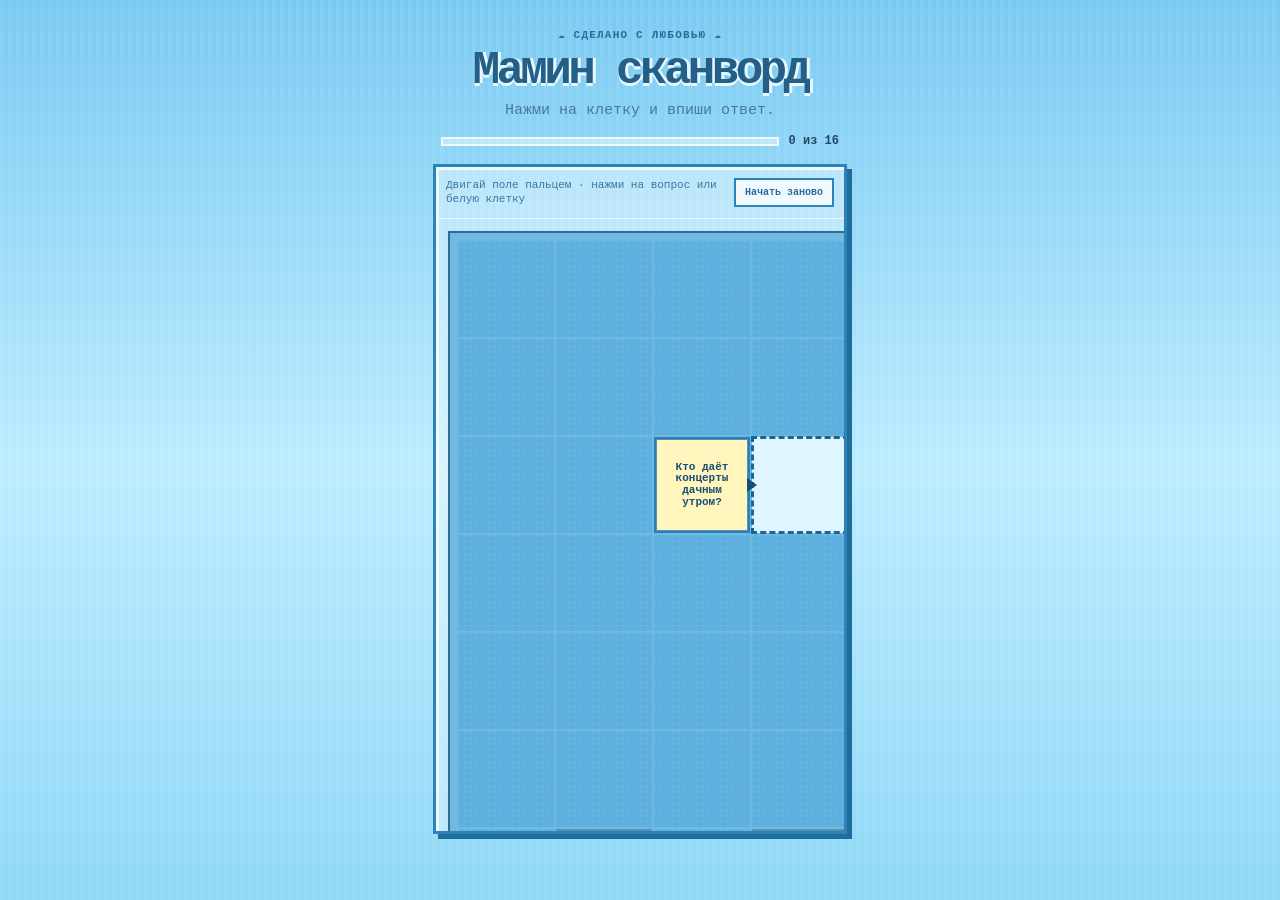
<file: index.html>
<!doctype html><html lang="ru"><head><meta charset="UTF-8"/><meta name="viewport" content="width=device-width,initial-scale=1,viewport-fit=cover"/><meta name="theme-color" content="#79c9f2"/><link rel="icon" href="data:,"/><title>Мамин сканворд</title><link rel="stylesheet" href="styles.css"/><link rel="stylesheet" href="reference.css"/></head><body><main class="app"><header class="hero"><p class="eyebrow">☁ Сделано с любовью ☁</p><h1>Мамин сканворд</h1><p class="intro">Нажми на клетку и впиши ответ.</p><div class="progress-wrap"><div class="progress-track"><span id="progressBar"></span></div><span id="progressText">0 из 16</span></div></header><section class="game-card"><div class="board-toolbar"><p>Двигай поле пальцем · нажми на вопрос или белую клетку</p><button id="resetButton" class="icon-button">Начать заново</button></div><div id="boardViewport" class="board-viewport"><div id="board" class="board"></div></div></section><input id="nativeInput" class="native-input" type="text" inputmode="text" enterkeyhint="next" autocomplete="off" autocorrect="off" autocapitalize="characters" spellcheck="false"/></main><div id="winModal" class="modal" hidden><div class="modal-card"><div class="celebration">✦ ♥ ✦</div><p class="eyebrow">Все слова найдены</p><h2>Мама, ты разгадала нашу вселенную!</h2><p>Пусть впереди будет ещё много дачных рассветов, попутного ветра и счастливых историй.</p><button id="closeModal">Посмотреть сканворд</button></div></div><script src="app.js"></script></body></html>
</file>
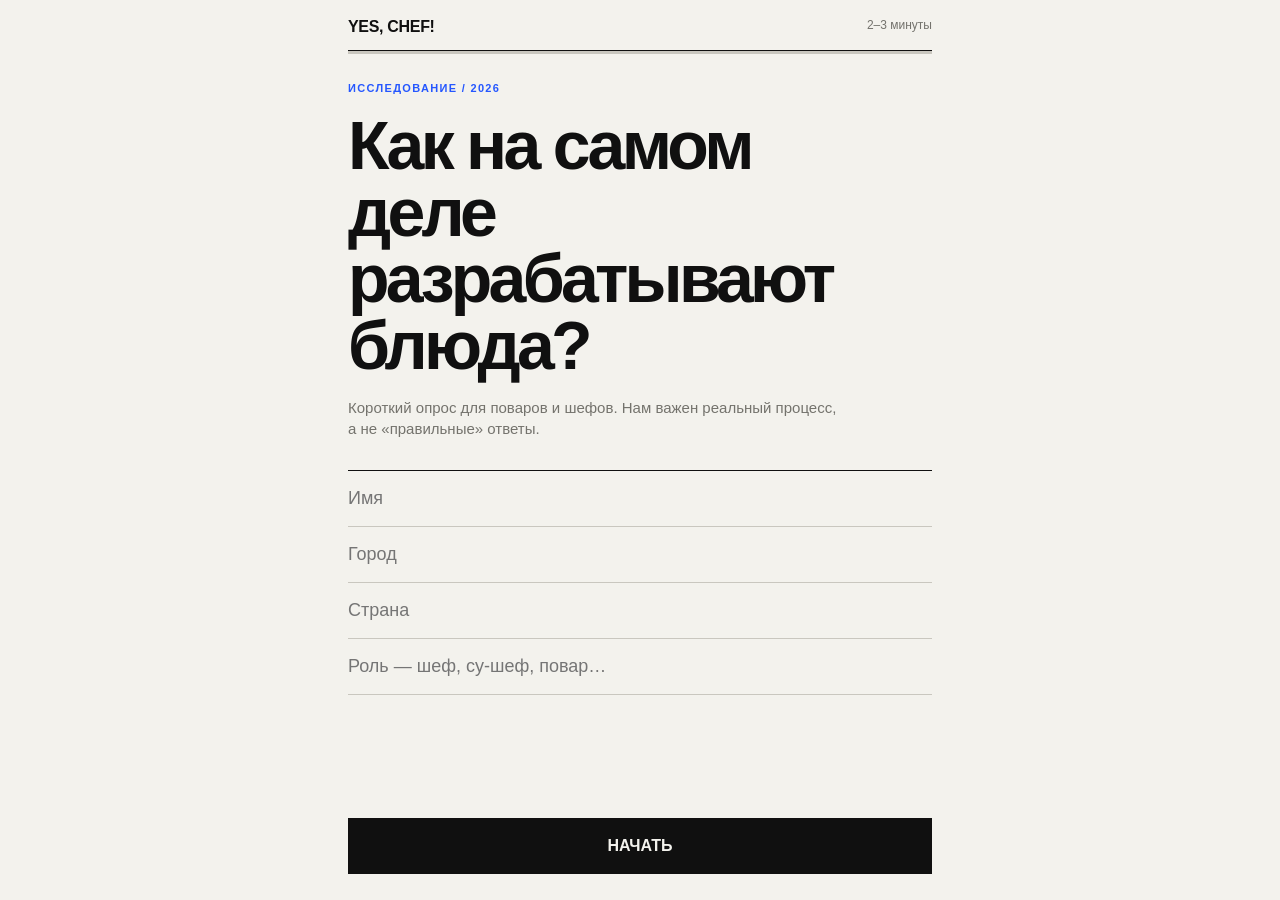
<file: yes-chef-live/index.html>
<!doctype html>
<html lang="ru">
<head>
<meta charset="utf-8">
<meta name="viewport" content="width=device-width,initial-scale=1,viewport-fit=cover">
<meta name="theme-color" content="#F3F2ED">
<title>Yes, Chef! — исследование поваров</title>
<style>
:root{--bg:#F3F2ED;--ink:#101010;--muted:#74736D;--line:#C9C7BF;--blue:#2557FF;--blueSoft:#DDE5FF;--white:#fff;--danger:#B83A2E}*{box-sizing:border-box}html,body{margin:0;min-height:100%;background:var(--bg);color:var(--ink)}body{font-family:Arial,Helvetica,sans-serif;-webkit-font-smoothing:antialiased}.app{width:min(100%,620px);min-height:100svh;margin:0 auto;padding:18px 18px calc(24px + env(safe-area-inset-bottom));display:flex;flex-direction:column}.top{display:grid;grid-template-columns:1fr auto;gap:16px;padding-bottom:14px;border-bottom:1px solid var(--ink)}.brand{font-size:16px;font-weight:800;letter-spacing:-.02em}.counter{font-size:12px;color:var(--muted)}.progress{height:3px;background:var(--line);overflow:hidden}.progress>div{height:100%;width:0;background:var(--blue);transition:width .2s ease}.screen{display:none;min-height:calc(100svh - 80px);padding-top:28px;flex-direction:column}.screen.active{display:flex}.kicker{font-size:11px;font-weight:800;letter-spacing:.12em;text-transform:uppercase;color:var(--blue);margin-bottom:18px}h1,h2{margin:0;max-width:540px;font-weight:800;letter-spacing:-.055em;line-height:.98}h1{font-size:clamp(42px,12vw,68px)}h2{font-size:clamp(34px,9.5vw,54px)}.lead{margin:18px 0 0;max-width:500px;font-size:15px;line-height:1.45;color:var(--muted)}.fields{display:grid;margin-top:30px;border-top:1px solid var(--ink)}input[type=text],textarea{width:100%;border:0;border-bottom:1px solid var(--line);border-radius:0;background:transparent;color:var(--ink);padding:17px 0;font:inherit;font-size:18px;outline:none}input[type=text]:focus,textarea:focus{border-bottom-color:var(--blue)}.hint{font-size:12px;color:var(--muted);margin:14px 0 0}.options{display:grid;gap:8px;margin-top:26px}.option{position:relative;display:grid;grid-template-columns:18px 1fr;gap:12px;align-items:center;min-height:58px;border:1px solid var(--ink);padding:13px 14px;cursor:pointer;transition:.12s}.option input{position:absolute;opacity:0;pointer-events:none}.mark{width:18px;height:18px;border:1px solid var(--ink);border-radius:50%;display:grid;place-items:center}.option.multi .mark{border-radius:2px}.option.selected{background:var(--blue);border-color:var(--blue);color:var(--white)}.option.selected .mark{border-color:var(--white)}.option.selected .mark:after{content:"";width:8px;height:8px;background:var(--white);border-radius:50%}.option.multi.selected .mark:after{border-radius:1px}.txt{font-size:17px;line-height:1.15;letter-spacing:-.02em}.otherWrap{display:none;margin-top:10px}.otherWrap.show{display:block}.error{min-height:18px;margin-top:12px;color:var(--danger);font-size:12px}.nav{display:flex;gap:8px;margin-top:auto;padding-top:30px}.btn{border:1px solid var(--ink);min-height:56px;padding:0 18px;background:transparent;color:var(--ink);font:inherit;font-weight:800;cursor:pointer;text-transform:uppercase}.btn.back{width:58px}.btn.next{flex:1;background:var(--ink);color:var(--bg)}.btn.next:active{background:var(--blue);border-color:var(--blue)}.btn:disabled{opacity:.45}.note{margin-top:24px;padding-top:14px;border-top:1px solid var(--line);font-size:12px;line-height:1.4;color:var(--muted)}textarea{min-height:120px;resize:vertical;margin-top:28px;border-top:1px solid var(--ink);padding-top:16px}.success{justify-content:center}.successMark{font-size:84px;line-height:.8;color:var(--blue);margin-bottom:24px}@media(min-width:700px){.option:hover{background:var(--blueSoft);color:var(--ink)}.option.selected:hover{background:var(--blue);color:var(--white)}}
</style>
</head>
<body>
<div class="app">
<div class="top"><div class="brand">YES, CHEF!</div><div class="counter" id="counter">2–3 минуты</div></div>
<div class="progress"><div id="bar"></div></div>
<form id="survey" novalidate>
<section class="screen active" data-key="profile">
<div class="kicker">Исследование / 2026</div><h1>Как на самом деле разрабатывают блюда?</h1><p class="lead">Короткий опрос для поваров и шефов. Нам важен реальный процесс, а не «правильные» ответы.</p>
<div class="fields"><input type="text" name="name" autocomplete="name" placeholder="Имя" required><input type="text" name="city" autocomplete="address-level2" placeholder="Город" required><input type="text" name="country" autocomplete="country-name" placeholder="Страна" required><input type="text" name="role" autocomplete="organization-title" placeholder="Роль — шеф, су-шеф, повар…" required></div>
<div class="error"></div><div class="nav"><button class="btn next" type="button" data-next>Начать</button></div>
</section>
<div id="questions"></div>
<section class="screen" data-key="comment"><div class="kicker">Финиш</div><h2>Что мы не спросили, но это важно?</h2><p class="lead">Необязательно. Одной фразы достаточно.</p><textarea name="comment" placeholder="Например: приложение обязательно должно…"></textarea><div class="error"></div><div class="nav"><button class="btn back" type="button" data-back>←</button><button class="btn next" id="submitBtn" type="button">Отправить</button></div><div class="note">Для географии исследования автоматически фиксируется примерный город/регион по IP. Сам IP-адрес не сохраняется.</div></section>
<section class="screen success" data-key="success"><div class="successMark">↗</div><h2>Спасибо.<br>Ответ принят.</h2><p class="lead">Можно возвращаться к кухне.</p></section>
</form>
</div>
<iframe name="yeschefSink" style="display:none"></iframe>
<script>
const ENDPOINT='https://script.google.com/macros/s/AKfycbziWAOxqe25FzQLAMdS-g3_LoTrvHaXDcjLb7vGA_IsCcXei_2h51SZxW2LZ01LELjpUA/exec';
const Q=[
['q1','single','01 / старт','С чего чаще начинается разработка нового блюда?',['Задача от ресторана / руководителя','Сезонность','Продукт или товарная матрица','Целевая себестоимость / food cost','Идея вкуса / собственная идея'],'Напиши свой вариант'],
['q2','single','02 / поиск','Что ты обычно делаешь первым после получения задачи?',['Ищу рецепты и технологии','Проверяю продукты / товарную матрицу','Считаю себестоимость','Сразу делаю тест','Обсуждаю с командой'],'Напиши свой вариант'],
['q3','multi','03 / контекст','Что приложение должно знать о твоём ресторане заранее?',['Товарная матрица','Оборудование кухни','Поставщики и закупочные цены','Допустимый food cost','Текущее меню','Время / возможности команды'],'Что ещё важно знать?'],
['q4','multi','04 / тест','Что важно фиксировать прямо во время тестовой готовки?',['Количество ингредиентов','Все изменения по ходу','Отдельные полуфабрикаты / компоненты','Комментарии по вкусу / текстуре','Почему было принято решение','Время и технология'],'Что ещё фиксируешь?'],
['q5','single','05 / версии','Как ты обычно различаешь версии одного блюда?',['Номера версий','Даты','По тому, что именно меняли','Фото / заметки','В основном держу в голове'],'Как именно?'],
['q6','multi','06 / дегустация','Что было бы полезно от приложения во время дегустации?',['Различать участников по голосам','Записывать комментарии каждого','Собирать общий итог','Предлагать следующую доработку','Сразу учитывать себестоимость','Мне это не нужно'],'Что ещё?'],
['q7','single','07 / деньги','Когда себестоимость начинает влиять на разработку?',['До выбора рецепта / концепции','Во время выбора вариантов','После первого теста','После успешной дегустации','Этим занимается не повар'],'Как у вас?'],
['q8','multi','08 / после запуска','Откуда после запуска блюда до тебя реально доходит фидбек?',['Гости в ресторане','Официанты','Менеджер / управляющий','Отзывы доставки','Возвраты / недоеденные блюда','Почти никак не доходит'],'Откуда ещё?'],
['q9','multi','09 / доставка','Что особенно важно отслеживать для доставки?',['Температура','Текстура после дороги','Внешний вид','Упаковка / протечки','Комплектность','Время в пути','У нас нет доставки'],'Что ещё?'],
['q10','single','10 / Yes, Chef!','Что бы ты первым попробовал сделать через Yes, Chef!?',['Подобрать рецепты под условия ресторана','Записывать изменения во время готовки','Сравнивать версии блюда','Провести и разобрать дегустацию','Считать себестоимость и варианты замены','Собрать финальную ТТК','Анализировать фидбек гостей и доставки'],'Что именно?']
];
const esc=s=>String(s).replace(/[&<>"']/g,c=>({'&':'&amp;','<':'&lt;','>':'&gt;','"':'&quot;',"'":'&#39;'}[c]));
const qRoot=document.getElementById('questions');
qRoot.innerHTML=Q.map(([name,type,kicker,title,opts,ph])=>`<section class="screen" data-key="${name}" data-type="${type}"><div class="kicker">${esc(kicker)}</div><h2>${esc(title)}</h2>${type==='multi'?'<p class="hint">Можно выбрать несколько.</p>':''}<div class="options">${[...opts,'Другое'].map(v=>`<label class="option ${type==='multi'?'multi':''}"><input type="${type==='multi'?'checkbox':'radio'}" name="${name}" value="${esc(v)}"><span class="mark"></span><span class="txt">${esc(v)}</span></label>`).join('')}</div><div class="otherWrap"><input type="text" name="${name}_other" placeholder="${esc(ph)}"></div><div class="error"></div><div class="nav"><button class="btn back" type="button" data-back>←</button><button class="btn next" type="button" data-next>${name==='q10'?'Последний':'Дальше'}</button></div></section>`).join('');
const form=document.getElementById('survey');
const screens=[...document.querySelectorAll('.screen')];
const bar=document.getElementById('bar'),counter=document.getElementById('counter'),submitBtn=document.getElementById('submitBtn');
let index=0,geo={city:'',region:'',country:'',country_code:'',timezone:Intl.DateTimeFormat().resolvedOptions().timeZone||''};
const commentIndex=screens.findIndex(s=>s.dataset.key==='comment');
(async()=>{try{const r=await fetch('https://ipapi.co/json/');if(!r.ok)return;const d=await r.json();geo={city:d.city||'',region:d.region||'',country:d.country_name||'',country_code:d.country_code||d.country||'',timezone:d.timezone||geo.timezone}}catch(_){}})();
function syncInput(input){const s=input.closest('.screen');if(input.type==='radio')s.querySelectorAll(`input[name="${input.name}"]`).forEach(x=>x.closest('.option').classList.toggle('selected',x.checked));else input.closest('.option').classList.toggle('selected',input.checked);const wrap=s.querySelector('.otherWrap');if(!wrap)return;const other=[...s.querySelectorAll(`input[name="${input.name}"]`)].find(x=>x.value==='Другое');const show=!!other?.checked;wrap.classList.toggle('show',show);if(show)setTimeout(()=>{const f=wrap.querySelector('input');f.focus();f.scrollIntoView({behavior:'smooth',block:'center'})},80)}
form.addEventListener('change',e=>{if(e.target.matches('.option input'))syncInput(e.target)});
form.addEventListener('click',e=>{const next=e.target.closest('[data-next]'),back=e.target.closest('[data-back]');if(next){e.preventDefault();if(validate())go(index+1)}if(back){e.preventDefault();go(index-1)}});
submitBtn.addEventListener('click',submit);
function go(n){if(n<0||n>=screens.length)return;screens[index].classList.remove('active');index=n;screens[index].classList.add('active');document.activeElement?.blur();window.scrollTo({top:0,behavior:'instant'});progress()}
function progress(){if(screens[index].dataset.key==='success'){bar.style.width='100%';counter.textContent='готово';return}bar.style.width=Math.max(0,Math.min(100,index/commentIndex*100))+'%';counter.textContent=index===0?'2–3 минуты':`${index} / ${commentIndex}`}
function validate(){const s=screens[index],err=s.querySelector('.error');if(err)err.textContent='';if(s.dataset.key==='profile'){const miss=[...s.querySelectorAll('[required]')].find(x=>!x.value.trim());if(miss){err.textContent='Заполни четыре поля.';miss.focus();return false}}if(['single','multi'].includes(s.dataset.type)){if(!s.querySelector('input:checked')){err.textContent='Выбери хотя бы один вариант.';return false}const other=s.querySelector('input[value="Другое"]:checked');if(other){const t=s.querySelector('.otherWrap input');if(!t.value.trim()){err.textContent='Напиши свой вариант.';t.focus();return false}}}return true}
function val(name){const checked=[...form.querySelectorAll(`[name="${name}"]:checked`)];if(checked.length)return checked.map(x=>x.value==='Другое'?`Другое: ${form.querySelector(`[name="${name}_other"]`)?.value.trim()||''}`:x.value).join(' · ');return form.querySelector(`[name="${name}"]`)?.value.trim()||''}
function payload(){return{name:val('name'),city:val('city'),country:val('country'),role:val('role'),geo_city:geo.city,geo_region:geo.region,geo_country:geo.country,geo_country_code:geo.country_code,geo_timezone:geo.timezone,q1:val('q1'),q2:val('q2'),q3:val('q3'),q4:val('q4'),q5:val('q5'),q6:val('q6'),q7:val('q7'),q8:val('q8'),q9:val('q9'),q10:val('q10'),comment:val('comment')}}
function submit(){if(submitBtn.disabled)return;submitBtn.disabled=true;submitBtn.textContent='Отправляю…';try{const f=document.createElement('form');f.method='POST';f.action=ENDPOINT;f.target='yeschefSink';f.style.display='none';for(const [k,v] of Object.entries(payload())){const i=document.createElement('input');i.type='hidden';i.name=k;i.value=v==null?'':String(v);f.appendChild(i)}document.body.appendChild(f);f.submit();setTimeout(()=>{f.remove();go(screens.findIndex(s=>s.dataset.key==='success'))},1200)}catch(e){submitBtn.disabled=false;submitBtn.textContent='Отправить';screens[index].querySelector('.error').textContent='Не отправилось. Проверь интернет и попробуй ещё раз.'}}
progress();
</script>
</body>
</html>
</file>
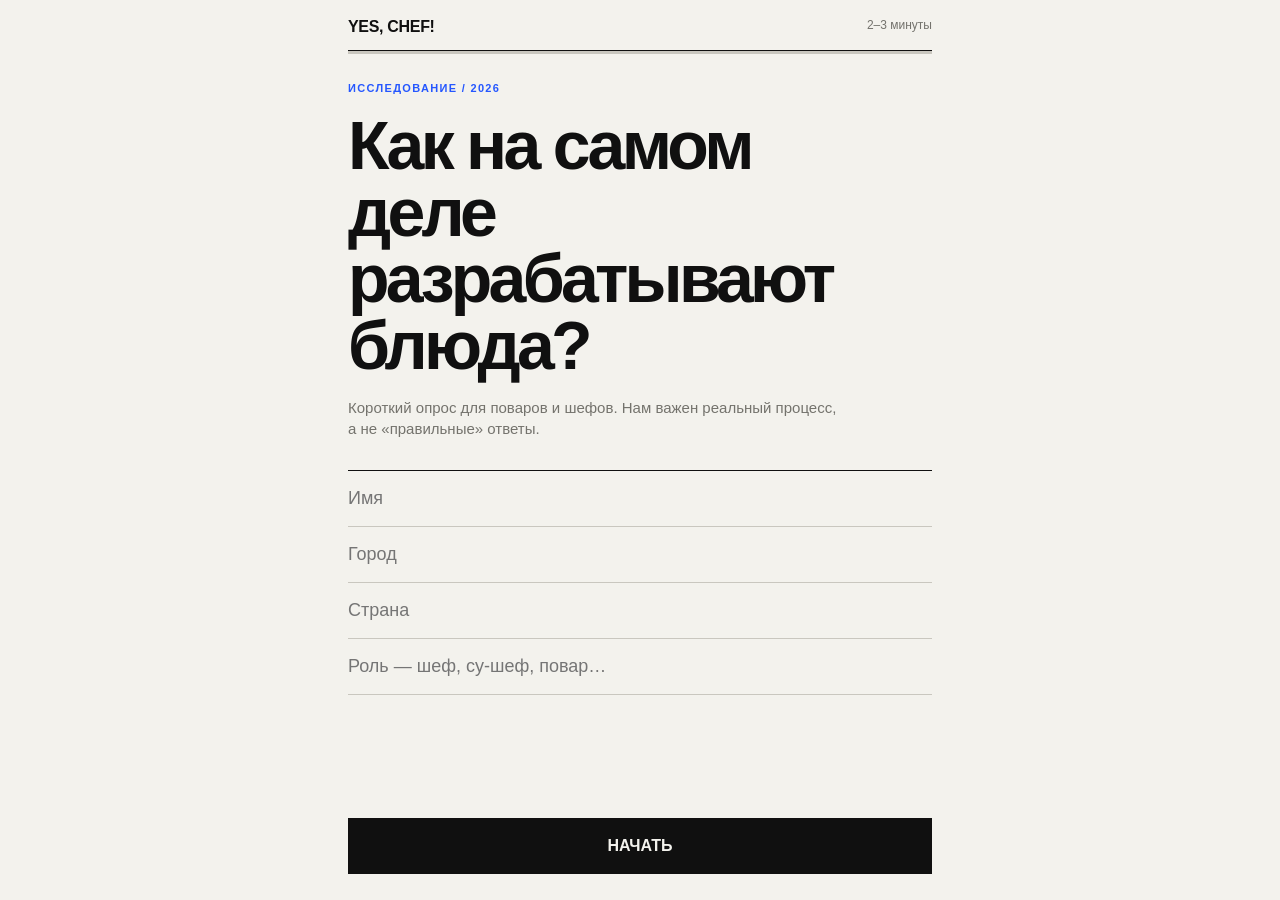
<file: yes-chef/index.html>
<!doctype html><html lang="ru"><head><meta charset="utf-8"><meta name="viewport" content="width=device-width,initial-scale=1"><meta http-equiv="refresh" content="0; url=../yes-chef-live/"><title>Yes, Chef!</title><script>location.replace('../yes-chef-live/');</script></head><body></body></html>
</file>
<file: styles.css>
:root{--sky:#bde7ff;--blue-dark:#286d9d;--ink:#1f4966;--cell:96px;font-family:"Courier New",ui-monospace,monospace;color:var(--ink);background:var(--sky)}*{box-sizing:border-box}html{overflow-x:hidden}body{position:relative;min-width:320px;min-height:100vh;margin:0;overflow-x:hidden;background:linear-gradient(90deg,rgb(255 255 255/7%) 50%,transparent 50%) 0 0/8px 8px,linear-gradient(180deg,#79c9f2 0%,#bcecff 52%,#8ed7f7 100%);background-attachment:fixed}body:before,body:after{position:fixed;z-index:-1;width:18px;height:18px;background:rgb(255 255 255/78%);content:"";image-rendering:pixelated}body:before{top:72px;left:8vw;box-shadow:18px 0 rgb(255 255 255/78%),36px 0 rgb(255 255 255/78%),54px 0 rgb(255 255 255/78%),18px -18px rgb(255 255 255/78%),36px -18px rgb(255 255 255/78%),270px 92px rgb(255 255 255/60%),288px 92px rgb(255 255 255/60%),306px 92px rgb(255 255 255/60%),324px 92px rgb(255 255 255/60%),288px 74px rgb(255 255 255/60%),306px 74px rgb(255 255 255/60%)}body:after{right:18vw;bottom:12vh;box-shadow:18px 0 rgb(255 255 255/62%),36px 0 rgb(255 255 255/62%),18px -18px rgb(255 255 255/62%)}button{font:inherit;-webkit-tap-highlight-color:transparent}.app{width:min(100%,430px);margin:0 auto;padding:max(18px,env(safe-area-inset-top)) 8px calc(28px + env(safe-area-inset-bottom))}.hero{padding:10px 8px 16px;text-align:center}.eyebrow{margin:0 0 7px;color:var(--blue-dark);font-size:11px;font-weight:800;letter-spacing:.11em;text-transform:uppercase}h1{margin:0 0 8px;color:#245f88;font-size:clamp(34px,10vw,46px);font-weight:900;line-height:1;letter-spacing:-.08em;text-shadow:3px 0 #e7f9ff,0 3px #e7f9ff}.intro{margin:0 0 15px;color:#467a9c;font-size:15px}.progress-wrap{display:grid;grid-template-columns:1fr auto;align-items:center;gap:10px;font-size:12px;font-weight:800}.progress-track{height:9px;overflow:hidden;border:2px solid rgb(255 255 255/72%);background:rgb(255 255 255/45%)}.progress-track span{display:block;width:0;height:100%;background:linear-gradient(90deg,#5dafdc,#70c9ee);transition:width .22s ease}.game-card{overflow:hidden;border:3px solid #2d83b7;background:rgb(255 255 255/36%);box-shadow:5px 5px 0 #1f6d9c,inset 3px 3px 0 rgb(255 255 255/72%)}.board-toolbar{display:flex;align-items:center;justify-content:space-between;gap:8px;padding:11px 10px;border-bottom:1px solid rgb(255 255 255/70%)}.board-toolbar p{margin:0;color:#39779f;font-size:11px;line-height:1.25}.icon-button{flex:none;padding:7px 9px;border:2px solid #2d83b7;color:var(--blue-dark);background:rgb(255 255 255/78%);font-size:10px;font-weight:800}.board-viewport{width:100%;height:min(68vh,650px);overflow:auto;padding:12px;overscroll-behavior:contain;scrollbar-width:none;-webkit-overflow-scrolling:touch}.board-viewport::-webkit-scrollbar{display:none}.board{display:grid;width:max-content;gap:2px;padding:8px;border:2px solid #266f9d;background:#72b8df}.cell{position:relative;display:grid;width:var(--cell);height:var(--cell);place-items:center;padding:0;border:0;color:#235775;background:rgb(255 255 255/94%);font-size:34px;font-weight:900;line-height:1;text-transform:uppercase;touch-action:manipulation}.cell.block{pointer-events:none;background:linear-gradient(135deg,rgb(255 255 255/9%) 25%,transparent 25%) 0 0/6px 6px,#5eb1df}.cell.clue-cell{display:block;z-index:2;overflow:visible;padding:18px 7px 13px;border:3px solid #347eaa;color:#174f75;background:linear-gradient(145deg,#aee3ff,#75c4ef);text-transform:none}.clue-cell-text{display:-webkit-box;overflow:hidden;font-size:12px;font-weight:800;line-height:1.08;overflow-wrap:anywhere;-webkit-box-orient:vertical;-webkit-line-clamp:4}.clue-cell-number{position:absolute;top:5px;left:6px;color:rgb(23 79 117/65%);font-size:9px}.clue-arrow{position:absolute;z-index:5;display:block;color:transparent;background:#174f75;font-size:0}.clue-across .clue-arrow{top:50%;right:-17px;width:16px;height:4px;transform:translateY(-50%)}.clue-across .clue-arrow:after{position:absolute;top:-5px;right:-2px;border-top:7px solid transparent;border-bottom:7px solid transparent;border-left:9px solid #174f75;content:""}.clue-down .clue-arrow{bottom:-17px;left:50%;width:4px;height:16px;transform:translateX(-50%)}.clue-down .clue-arrow:after{position:absolute;bottom:-2px;left:-5px;border-top:9px solid #174f75;border-right:7px solid transparent;border-left:7px solid transparent;content:""}.cell.active{background:#dff5ff}.cell.cursor{z-index:1;outline:3px dashed #176695;outline-offset:-2px;animation:breathe 1.4s ease-in-out infinite}.cell.correct{color:#2b7298;background:#d8f4ff}.cell.clue-cell.active{background:linear-gradient(145deg,#d9f4ff,#8fd6f7);outline:2px solid #267fb6;outline-offset:-2px}.cell.clue-cell.correct{background:linear-gradient(145deg,#d7f5ff,#a4def6)}.native-input{position:fixed;left:50%;bottom:0;width:1px;height:1px;padding:0;border:0;opacity:.01;pointer-events:none;transform:translateX(-50%)}.modal{position:fixed;z-index:10;inset:0;display:grid;place-items:center;padding:20px;background:rgb(44 108 145/52%);backdrop-filter:blur(8px)}.modal[hidden]{display:none}.modal-card{width:min(100%,390px);padding:30px 22px;border:4px solid #2d83b7;background:linear-gradient(180deg,#fafdff,#dff5ff);box-shadow:8px 8px 0 #1f6d9c;text-align:center}.celebration{margin-bottom:15px;color:#55acd8;font-size:30px;letter-spacing:.25em}.modal-card h2{margin:0 0 12px;color:#245f88;font-size:29px;line-height:1.05}.modal-card p:not(.eyebrow){color:#467a9c;line-height:1.45}.modal-card button{width:100%;min-height:46px;margin-top:8px;border:3px solid #286d9d;color:#fff;background:#4c9fd4;font-weight:900}@keyframes breathe{50%{outline-color:#79c8ee}}@media(prefers-reduced-motion:reduce){*{animation:none!important;transition:none!important}}
</file>
<file: reference.css>
.cell.clue-cell{padding:8px 6px;border-color:#5592b6;background:#fffbed}.clue-cell-text{font-size:11px;line-height:1.05;-webkit-line-clamp:7}.clue-cell-number{display:none}.clue-arrow{width:0;height:0;background:transparent}.clue-across .clue-arrow{top:50%;right:-10px;width:0;height:0;border-top:7px solid transparent;border-bottom:7px solid transparent;border-left:10px solid #174f75;transform:translateY(-50%)}.clue-across .clue-arrow:after{display:none}.clue-down .clue-arrow{bottom:-10px;left:50%;width:0;height:0;border-top:10px solid #174f75;border-right:7px solid transparent;border-left:7px solid transparent;transform:translateX(-50%)}.clue-down .clue-arrow:after{display:none}.cell.clue-cell.active{background:#fff5bd}.cell.clue-cell.correct{background:#eaf9df}
</file>
